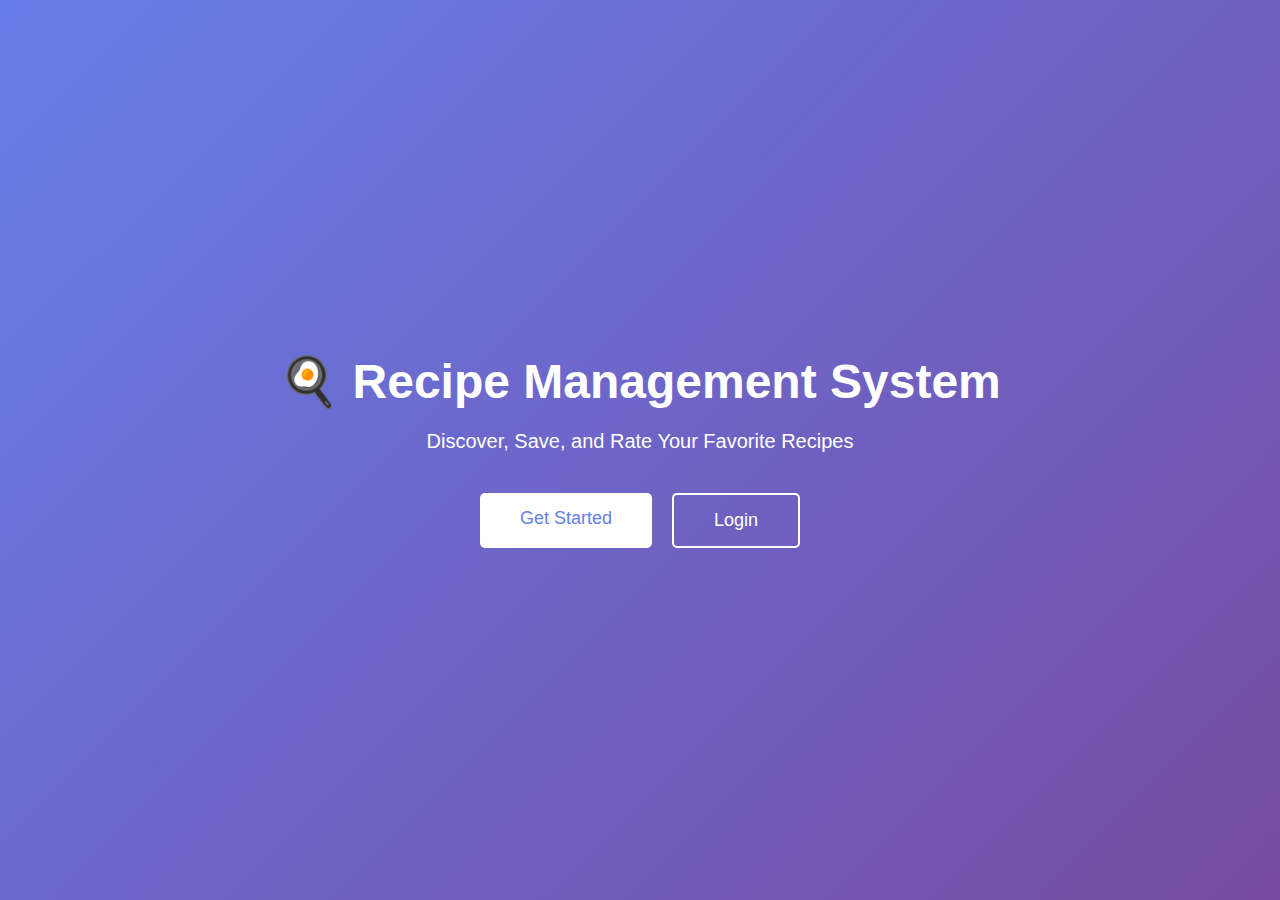
<file: frontend/recipe-frontend/index.html>
<!DOCTYPE html>
<html lang="en">
<head>
    <meta charset="UTF-8">
    <meta name="viewport" content="width=device-width, initial-scale=1.0">
    <title>Recipe Management System</title>
    <style>
        * {
            margin: 0;
            padding: 0;
            box-sizing: border-box;
        }
        body {
            font-family: Arial, sans-serif;
            background: linear-gradient(135deg, #667eea 0%, #764ba2 100%);
            min-height: 100vh;
            display: flex;
            flex-direction: column;
            justify-content: center;
            align-items: center;
            color: white;
        }
        .container {
            text-align: center;
            padding: 40px;
        }
        h1 {
            font-size: 48px;
            margin-bottom: 20px;
        }
        p {
            font-size: 20px;
            margin-bottom: 40px;
        }
        .btn-container {
            display: flex;
            gap: 20px;
            justify-content: center;
        }
        .btn {
            padding: 15px 40px;
            font-size: 18px;
            border: none;
            border-radius: 5px;
            cursor: pointer;
            text-decoration: none;
            display: inline-block;
            transition: transform 0.3s;
        }
        .btn:hover {
            transform: scale(1.05);
        }
        .btn-primary {
            background: white;
            color: #667eea;
        }
        .btn-secondary {
            background: transparent;
            border: 2px solid white;
            color: white;
        }
    </style>
</head>
<body>
    <div class="container">
        <h1>🍳 Recipe Management System</h1>
        <p>Discover, Save, and Rate Your Favorite Recipes</p>
        <div class="btn-container">
            <a href="register.html" class="btn btn-primary">Get Started</a>
            <a href="login.html" class="btn btn-secondary">Login</a>
        </div>
    </div>
</body>
</html>
</file>
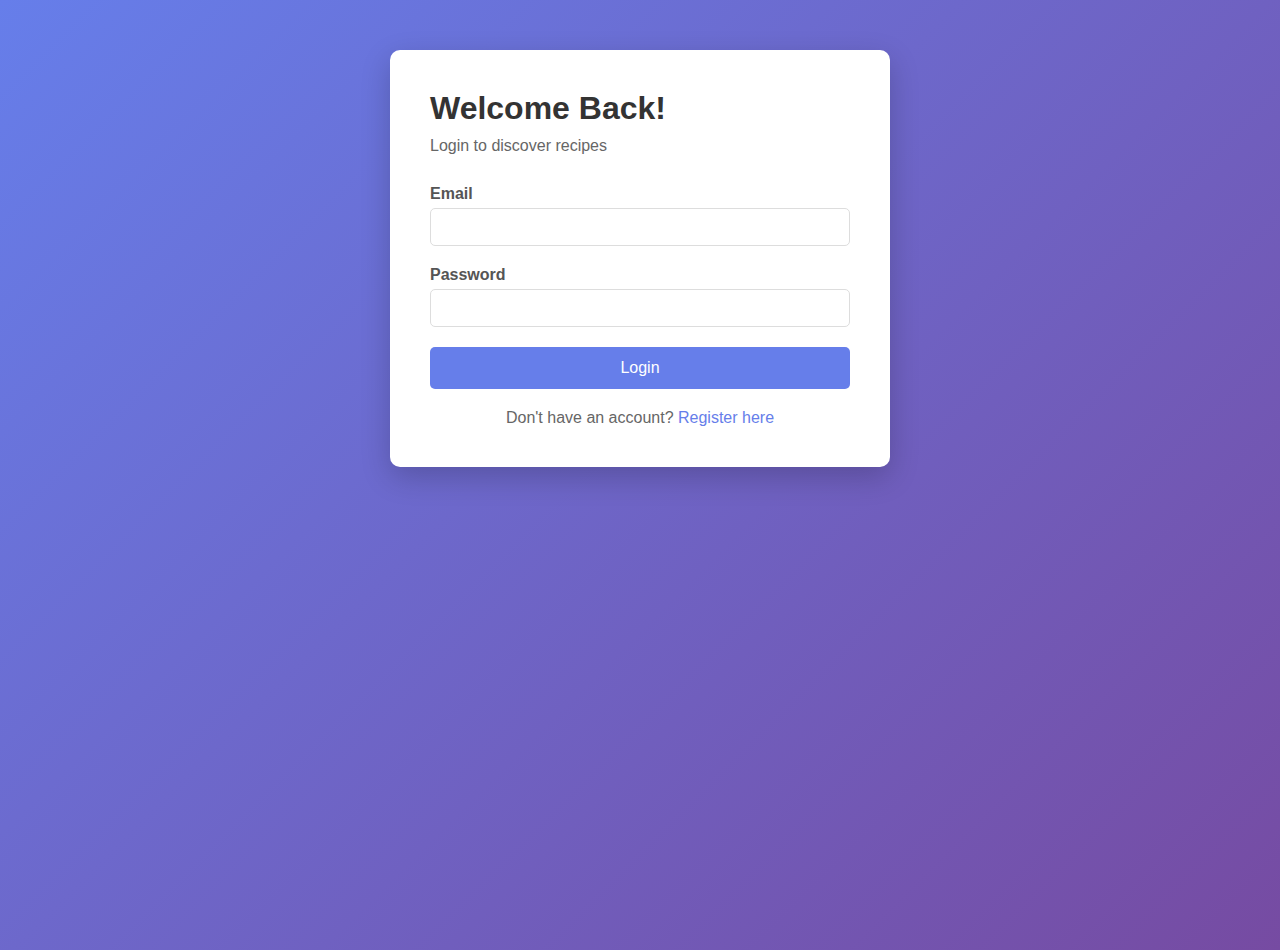
<file: frontend/recipe-frontend/dashboard.html>
<!DOCTYPE html>
<html lang="en">
<head>
    <meta charset="UTF-8">
    <meta name="viewport" content="width=device-width, initial-scale=1.0">
    <title>Dashboard - Recipe System</title>
    <link rel="stylesheet" href="style.css">
</head>
<body>
    <nav class="navbar">
        <div class="nav-container">
            <h2>🍳 Recipe System</h2>
            <div class="nav-menu">
                <a href="dashboard.html" class="active">Home</a>
                <a href="favorites.html">Favorites</a>
                <a href="profile.html">Profile</a>
                <a href="#" id="logoutBtn">Logout</a>
            </div>
        </div>
    </nav>
    
    <div class="container">
        <div class="welcome">
            <h1>Welcome, <span id="userName">User</span>!</h1>
            <p>Discover amazing recipes</p>
        </div>
        
        <div class="search-box">
            <input type="text" id="searchInput" placeholder="Search for recipes...">
            <button onclick="searchRecipes()" class="btn">Search</button>
        </div>
        
        <div id="loading" class="loading" style="display: none;">Loading recipes...</div>
        
        <div class="recipe-grid" id="recipeGrid"></div>
    </div>
    
    <script>
        // Check if user is logged in
        const user = JSON.parse(localStorage.getItem('user'));
        if (!user) {
            window.location.href = 'login.html';
        } else {
            document.getElementById('userName').textContent = user.username;
        }
        
        // Logout
        document.getElementById('logoutBtn').addEventListener('click', function(e) {
            e.preventDefault();
            localStorage.clear();
            window.location.href = 'index.html';
        });
        
        // Load random recipes on page load
        window.addEventListener('load', loadRandomRecipes);
        
        async function loadRandomRecipes() {
            showLoading(true);
            try {
                const response = await fetch('http://localhost:8080/api/recipes/random?number=12');
                const data = await response.json();
                displayRecipes(data.recipes);
            } catch (error) {
                console.error('Error:', error);
                document.getElementById('recipeGrid').innerHTML = '<p>Error loading recipes</p>';
            }
            showLoading(false);
        }
        
        async function searchRecipes() {
            const query = document.getElementById('searchInput').value.trim();
            if (!query) {
                alert('Please enter a search term');
                return;
            }
            
            showLoading(true);
            try {
                const response = await fetch(`http://localhost:8080/api/recipes/search?query=${query}&number=12`);
                const data = await response.json();
                displayRecipes(data.results);
            } catch (error) {
                console.error('Error:', error);
                document.getElementById('recipeGrid').innerHTML = '<p>Error searching recipes</p>';
            }
            showLoading(false);
        }
        
        function displayRecipes(recipes) {
            const grid = document.getElementById('recipeGrid');
            
            if (!recipes || recipes.length === 0) {
                grid.innerHTML = '<p>No recipes found</p>';
                return;
            }
            
            grid.innerHTML = '';
            
            recipes.forEach(recipe => {
                const card = document.createElement('div');
                card.className = 'recipe-card';
                card.innerHTML = `
                    <img src="${recipe.image}" alt="${recipe.title}">
                    <div class="recipe-info">
                        <h3>${recipe.title}</h3>
                        <p>⏱️ ${recipe.readyInMinutes || 'N/A'} min</p>
                        <p>🍽️ ${recipe.servings || 'N/A'} servings</p>
                        <button onclick="viewRecipe(${recipe.id})" class="btn-small">View Recipe</button>
                    </div>
                `;
                grid.appendChild(card);
            });
        }
        
        function viewRecipe(recipeId) {
            window.location.href = `recipe-detail.html?id=${recipeId}`;
        }
        
        function showLoading(show) {
            document.getElementById('loading').style.display = show ? 'block' : 'none';
        }
    </script>
</body>
</html>
</file>
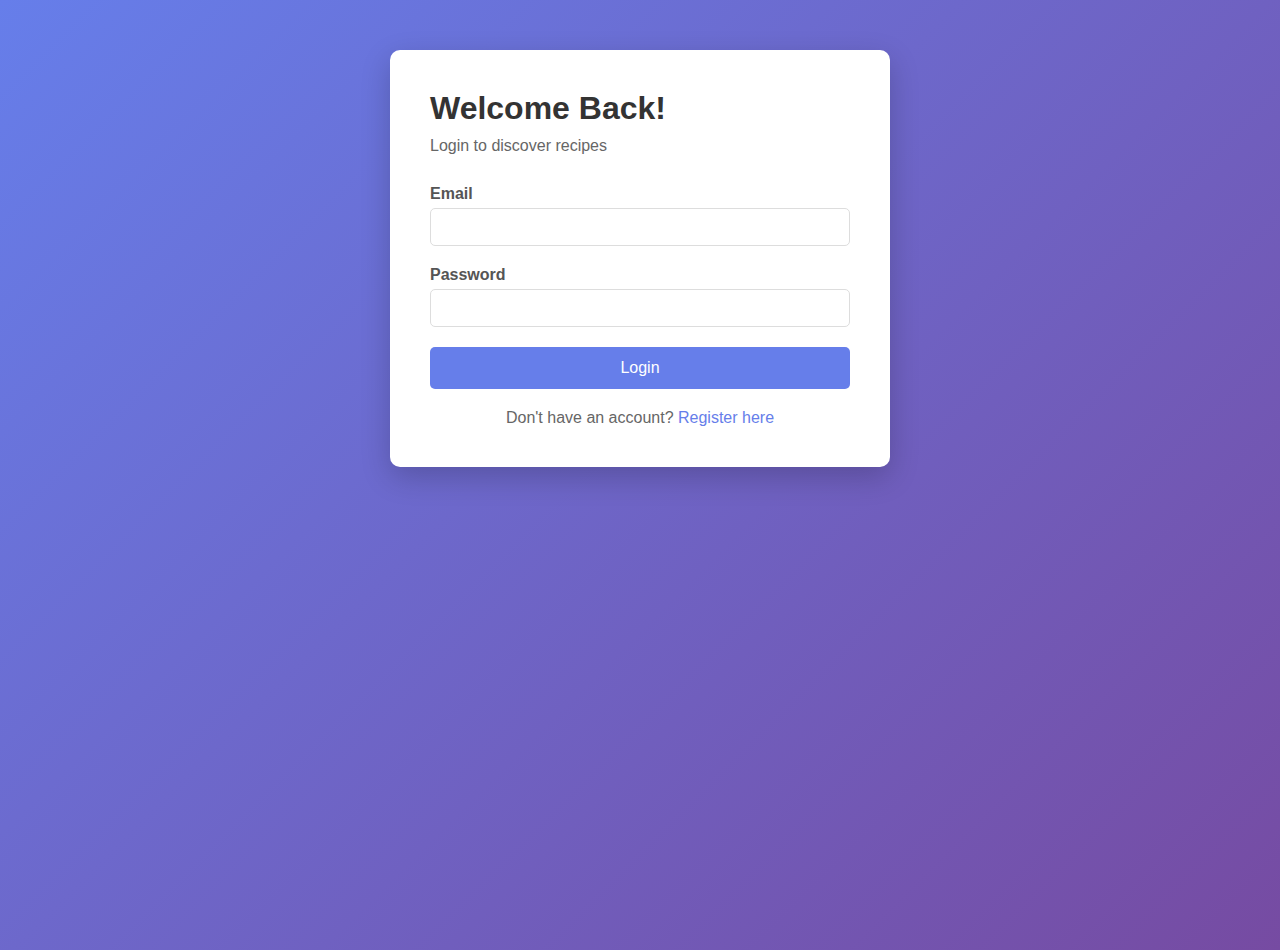
<file: frontend/recipe-frontend/favorites.html>
<!DOCTYPE html>
<html lang="en">
<head>
    <meta charset="UTF-8">
    <meta name="viewport" content="width=device-width, initial-scale=1.0">
    <title>My Favorites</title>
    <link rel="stylesheet" href="style.css">
</head>
<body>
    <nav class="navbar">
        <div class="nav-container">
            <h2>🍳 Recipe System</h2>
            <div class="nav-menu">
                <a href="dashboard.html">Home</a>
                <a href="favorites.html" class="active">Favorites</a>
                <a href="profile.html">Profile</a>
                <a href="#" onclick="logout()">Logout</a>
            </div>
        </div>
    </nav>
    
    <div class="container">
        <h1>My Favorite Recipes</h1>
        <div class="recipe-grid" id="favoritesGrid"></div>
    </div>
    
    <script>
        const user = JSON.parse(localStorage.getItem('user'));
        if (!user) window.location.href = 'login.html';
        
        window.addEventListener('load', loadFavorites);
        
        async function loadFavorites() {
            try {
                const response = await fetch(`http://localhost:8080/api/favorites/${user.id}`);
                const result = await response.json();
                
                const grid = document.getElementById('favoritesGrid');
                
                if (result.data.length === 0) {
                    grid.innerHTML = '<p>No favorites yet. Start adding some recipes!</p>';
                    return;
                }
                
                grid.innerHTML = '';
                result.data.forEach(fav => {
                    const card = document.createElement('div');
                    card.className = 'recipe-card';
                    card.innerHTML = `
                        <img src="${fav.recipeImage}" alt="${fav.recipeTitle}">
                        <div class="recipe-info">
                            <h3>${fav.recipeTitle}</h3>
                            <button onclick="viewRecipe(${fav.recipeId})" class="btn-small">View Recipe</button>
                            <button onclick="removeFavorite(${fav.recipeId})" class="btn-small btn-danger">Remove</button>
                        </div>
                    `;
                    grid.appendChild(card);
                });
            } catch (error) {
                console.error('Error:', error);
            }
        }
        
        function viewRecipe(recipeId) {
            window.location.href = `recipe-detail.html?id=${recipeId}`;
        }
        
        async function removeFavorite(recipeId) {
            if (!confirm('Remove from favorites?')) return;
            
            try {
                await fetch(
                    `http://localhost:8080/api/favorites/remove?userId=${user.id}&recipeId=${recipeId}`,
                    {method: 'DELETE'}
                );
                loadFavorites();
            } catch (error) {
                console.error('Error:', error);
            }
        }
        
        function logout() {
            localStorage.clear();
            window.location.href = 'index.html';
        }
    </script>
</body>
</html>
</file>
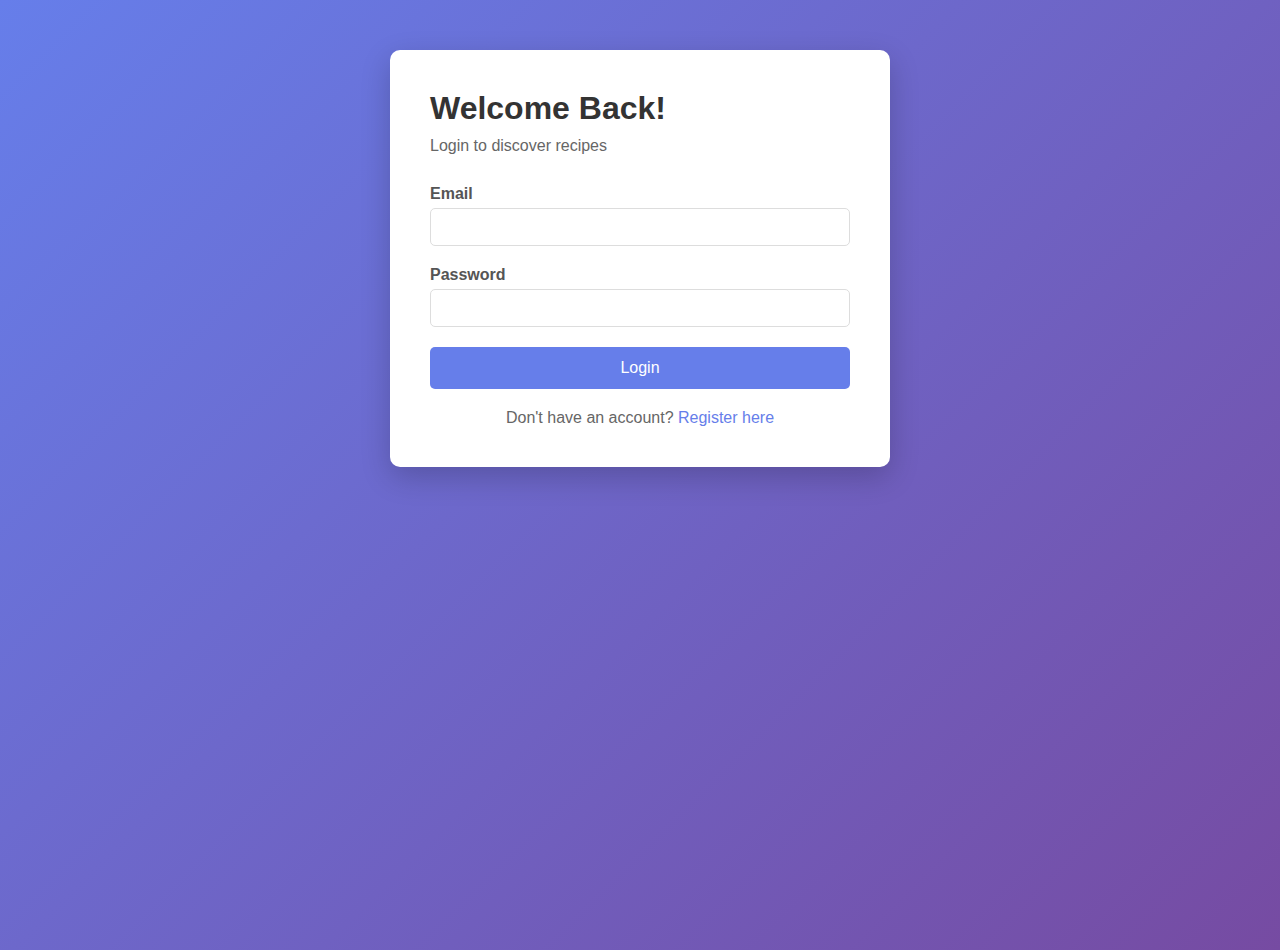
<file: frontend/recipe-frontend/login.html>
<!DOCTYPE html>
<html lang="en">
<head>
    <meta charset="UTF-8">
    <meta name="viewport" content="width=device-width, initial-scale=1.0">
    <title>Login - Recipe System</title>
    <link rel="stylesheet" href="style.css">
</head>
<body>
    <div class="form-container">
        <h1>Welcome Back!</h1>
        <p>Login to discover recipes</p>
        
        <form id="loginForm">
            <div class="form-group">
                <label>Email</label>
                <input type="email" id="email" required>
            </div>
            
            <div class="form-group">
                <label>Password</label>
                <input type="password" id="password" required>
            </div>
            
            <button type="submit" class="btn">Login</button>
        </form>
        
        <div id="message" class="message"></div>
        
        <div class="footer">
            Don't have an account? <a href="register.html">Register here</a>
        </div>
    </div>
    
    <script>
        document.getElementById('loginForm').addEventListener('submit', async function(e) {
            e.preventDefault();
            
            const email = document.getElementById('email').value;
            const password = document.getElementById('password').value;
            
            const data = {email, password};
            
            try {
                const response = await fetch('http://localhost:8080/api/users/login', {
                    method: 'POST',
                    headers: {'Content-Type': 'application/json'},
                    body: JSON.stringify(data)
                });
                
                const result = await response.json();
                const messageDiv = document.getElementById('message');
                messageDiv.textContent = result.message;
                
                if (result.success) {
                    messageDiv.className = 'message success';
                    localStorage.setItem('user', JSON.stringify(result.data));
                    setTimeout(() => window.location.href = 'dashboard.html', 1000);
                } else {
                    messageDiv.className = 'message error';
                }
            } catch (error) {
                document.getElementById('message').textContent = 'Error: ' + error.message;
                document.getElementById('message').className = 'message error';
            }
        });
    </script>
</body>
</html>
</file>
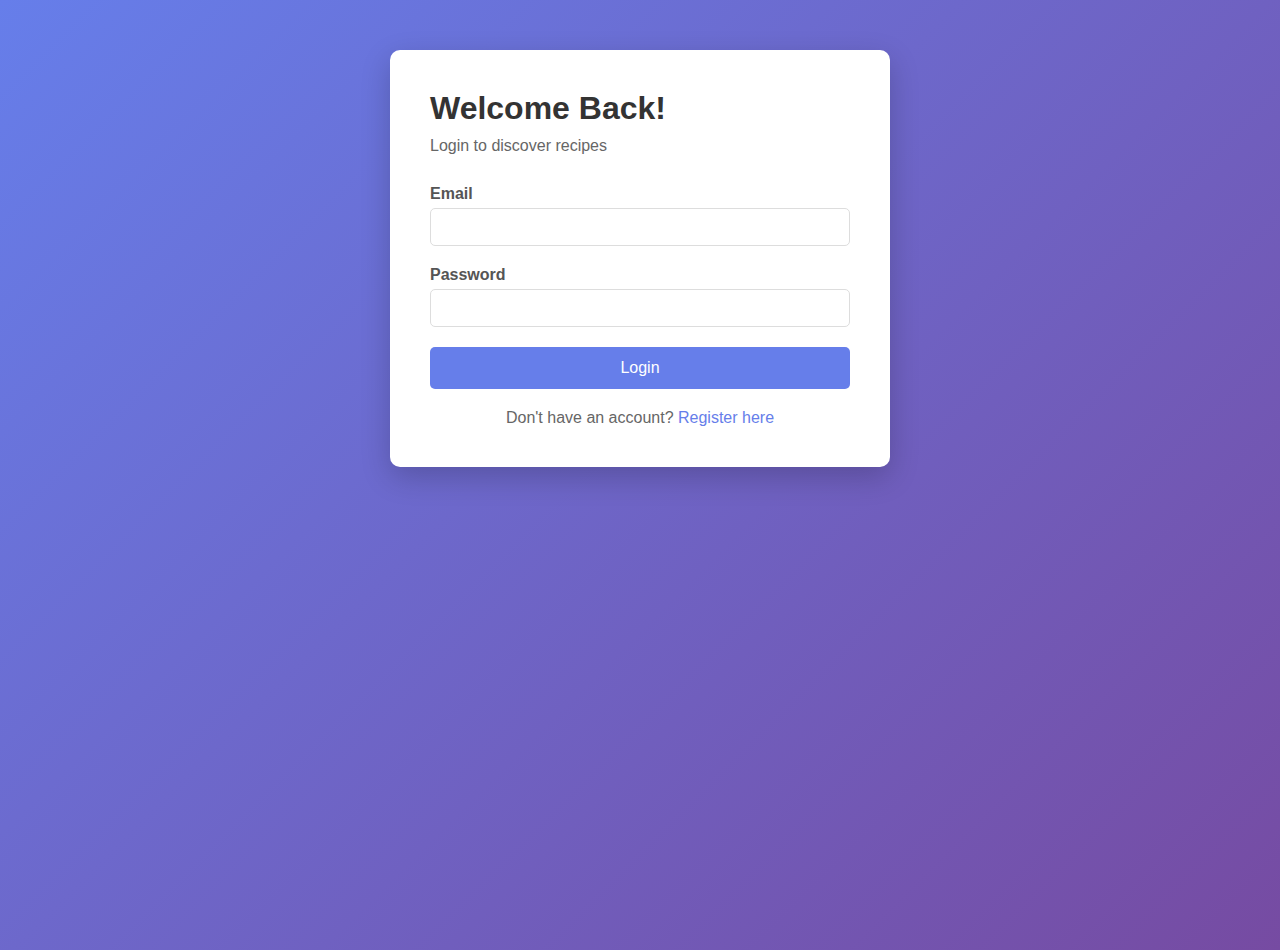
<file: frontend/recipe-frontend/profile.html>
<!DOCTYPE html>
<html lang="en">
<head>
    <meta charset="UTF-8">
    <meta name="viewport" content="width=device-width, initial-scale=1.0">
    <title>My Profile</title>
    <link rel="stylesheet" href="style.css">
</head>
<body>
    <nav class="navbar">
        <div class="nav-container">
            <h2>🍳 Recipe System</h2>
            <div class="nav-menu">
                <a href="dashboard.html">Home</a>
                <a href="favorites.html">Favorites</a>
                <a href="profile.html" class="active">Profile</a>
                <a href="#" onclick="logout()">Logout</a>
            </div>
        </div>
    </nav>
    
    <div class="container">
        <div class="profile-box">
            <h1>My Profile</h1>
            <div id="profileContent"></div>
        </div>
    </div>
    
    <script>
        const user = JSON.parse(localStorage.getItem('user'));
        if (!user) window.location.href = 'login.html';
        
        window.addEventListener('load', loadProfile);
        
        async function loadProfile() {
            try {
                const response = await fetch(`http://localhost:8080/api/users/profile/${user.id}`);
                const result = await response.json();
                
                const profile = result.data;
                
                document.getElementById('profileContent').innerHTML = `
                    <div class="profile-info">
                        <p><strong>Username:</strong> ${profile.username}</p>
                        <p><strong>Email:</strong> ${profile.email}</p>
                        <p><strong>Skill Level:</strong> ${profile.skillLevel}</p>
                        <p><strong>Member Since:</strong> ${new Date(profile.createdAt).toLocaleDateString()}</p>
                        
                        <h3>Dietary Preferences</h3>
                        <div class="tags">
                            ${profile.dietPreferences.map(diet => 
                                `<span class="tag">${diet}</span>`
                            ).join('') || '<p>None</p>'}
                        </div>
                        
                        <h3>Allergies</h3>
                        <div class="tags">
                            ${profile.allergies.map(allergy => 
                                `<span class="tag tag-danger">${allergy}</span>`
                            ).join('') || '<p>None</p>'}
                        </div>
                    </div>
                `;
            } catch (error) {
                console.error('Error:', error);
            }
        }
        
        function logout() {
            localStorage.clear();
            window.location.href = 'index.html';
        }
    </script>
</body>
</html>
</file>
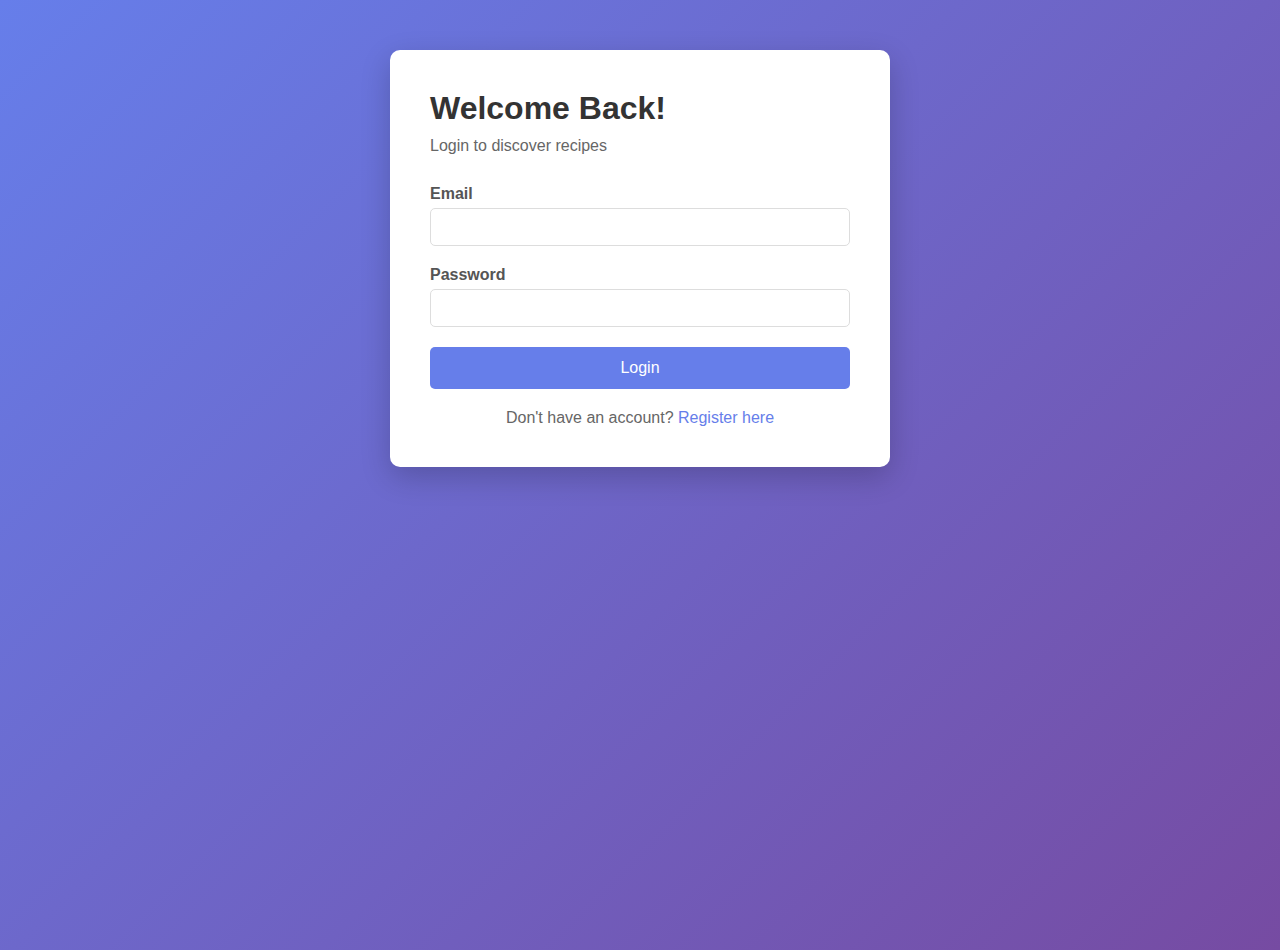
<file: frontend/recipe-frontend/recipe-detail.html>
<!DOCTYPE html>
<html lang="en">
<head>
    <meta charset="UTF-8">
    <meta name="viewport" content="width=device-width, initial-scale=1.0">
    <title>Recipe Details</title>
    <link rel="stylesheet" href="style.css">
</head>
<body>
    <nav class="navbar">
        <div class="nav-container">
            <h2>🍳 Recipe System</h2>
            <div class="nav-menu">
                <a href="dashboard.html">Home</a>
                <a href="favorites.html">Favorites</a>
                <a href="profile.html">Profile</a>
                <a href="#" onclick="logout()">Logout</a>
            </div>
        </div>
    </nav>
    
    <div class="container">
        <div id="recipeDetail"></div>
        
        <div class="rating-section">
            <h2>Rate This Recipe</h2>
            <div class="stars" id="stars">
                <span onclick="rate(1)">⭐</span>
                <span onclick="rate(2)">⭐</span>
                <span onclick="rate(3)">⭐</span>
                <span onclick="rate(4)">⭐</span>
                <span onclick="rate(5)">⭐</span>
            </div>
            <textarea id="reviewText" placeholder="Write your review (optional)" rows="4"></textarea>
            <button onclick="submitRating()" class="btn">Submit Rating</button>
        </div>
        
        <div class="reviews-section">
            <h2>Reviews</h2>
            <div id="reviewsList"></div>
        </div>
    </div>
    
    <script>
        const user = JSON.parse(localStorage.getItem('user'));
        if (!user) window.location.href = 'login.html';
        
        const urlParams = new URLSearchParams(window.location.search);
        const recipeId = urlParams.get('id');
        let selectedRating = 0;
        let recipeData = null;
        
        window.addEventListener('load', async function() {
            await loadRecipeDetails();
            await loadRatings();
        });
        
        async function loadRecipeDetails() {
            try {
                const response = await fetch(`http://localhost:8080/api/recipes/${recipeId}`);
                recipeData = await response.json();
                
                document.getElementById('recipeDetail').innerHTML = `
                    <div class="recipe-detail">
                        <img src="${recipeData.image}" alt="${recipeData.title}">
                        <h1>${recipeData.title}</h1>
                        <p>⏱️ ${recipeData.readyInMinutes} minutes | 🍽️ ${recipeData.servings} servings</p>
                        <button onclick="toggleFavorite()" class="btn" id="favoriteBtn">Add to Favorites</button>
                        
                        <h2>Ingredients</h2>
                        <ul>
                            ${recipeData.extendedIngredients.map(ing => 
                                `<li>${ing.original}</li>`
                            ).join('')}
                        </ul>
                        
                        <h2>Instructions</h2>
                        <div>${recipeData.instructions || 'No instructions available'}</div>
                    </div>
                `;
                
                checkIfFavorite();
            } catch (error) {
                console.error('Error:', error);
            }
        }
        
        async function checkIfFavorite() {
            try {
                const response = await fetch(
                    `http://localhost:8080/api/favorites/check?userId=${user.id}&recipeId=${recipeId}`
                );
                const result = await response.json();
                if (result.data) {
                    document.getElementById('favoriteBtn').textContent = 'Remove from Favorites';
                }
            } catch (error) {
                console.error('Error:', error);
            }
        }
        
        async function toggleFavorite() {
            const btn = document.getElementById('favoriteBtn');
            const isCurrentlyFavorite = btn.textContent === 'Remove from Favorites';
            
            try {
                if (isCurrentlyFavorite) {
                    await fetch(
                        `http://localhost:8080/api/favorites/remove?userId=${user.id}&recipeId=${recipeId}`,
                        {method: 'DELETE'}
                    );
                    btn.textContent = 'Add to Favorites';
                    alert('Removed from favorites');
                } else {
                    await fetch(
                        `http://localhost:8080/api/favorites/add?userId=${user.id}&recipeId=${recipeId}&recipeTitle=${encodeURIComponent(recipeData.title)}&recipeImage=${encodeURIComponent(recipeData.image)}`,
                        {method: 'POST'}
                    );
                    btn.textContent = 'Remove from Favorites';
                    alert('Added to favorites');
                }
            } catch (error) {
                console.error('Error:', error);
            }
        }
        
        function rate(stars) {
            selectedRating = stars;
            const starElements = document.querySelectorAll('#stars span');
            starElements.forEach((star, index) => {
                star.style.color = index < stars ? 'gold' : 'gray';
            });
        }
        
        async function submitRating() {
            if (selectedRating === 0) {
                alert('Please select a rating');
                return;
            }
            
            const review = document.getElementById('reviewText').value;
            
            try {
                const response = await fetch(
                    `http://localhost:8080/api/ratings/add?userId=${user.id}&recipeId=${recipeId}&rating=${selectedRating}&review=${encodeURIComponent(review)}`,
                    {method: 'POST'}
                );
                const result = await response.json();
                alert(result.message);
                loadRatings();
            } catch (error) {
                console.error('Error:', error);
            }
        }
        
        async function loadRatings() {
            try {
                const response = await fetch(`http://localhost:8080/api/ratings/${recipeId}`);
                const result = await response.json();
                
                const reviewsList = document.getElementById('reviewsList');
                if (result.data.ratings.length === 0) {
                    reviewsList.innerHTML = '<p>No reviews yet</p>';
                } else {
                    reviewsList.innerHTML = `
                        <p><strong>Average Rating:</strong> ${result.data.averageRating} ⭐ (${result.data.totalRatings} reviews)</p>
                        ${result.data.ratings.map(r => `
                            <div class="review">
                                <strong>${'⭐'.repeat(r.rating)}</strong>
                                <p>${r.review || 'No review text'}</p>
                            </div>
                        `).join('')}
                    `;
                }
            } catch (error) {
                console.error('Error:', error);
            }
        }
        
        function logout() {
            localStorage.clear();
            window.location.href = 'index.html';
        }
    </script>
</body>
</html>
</file>
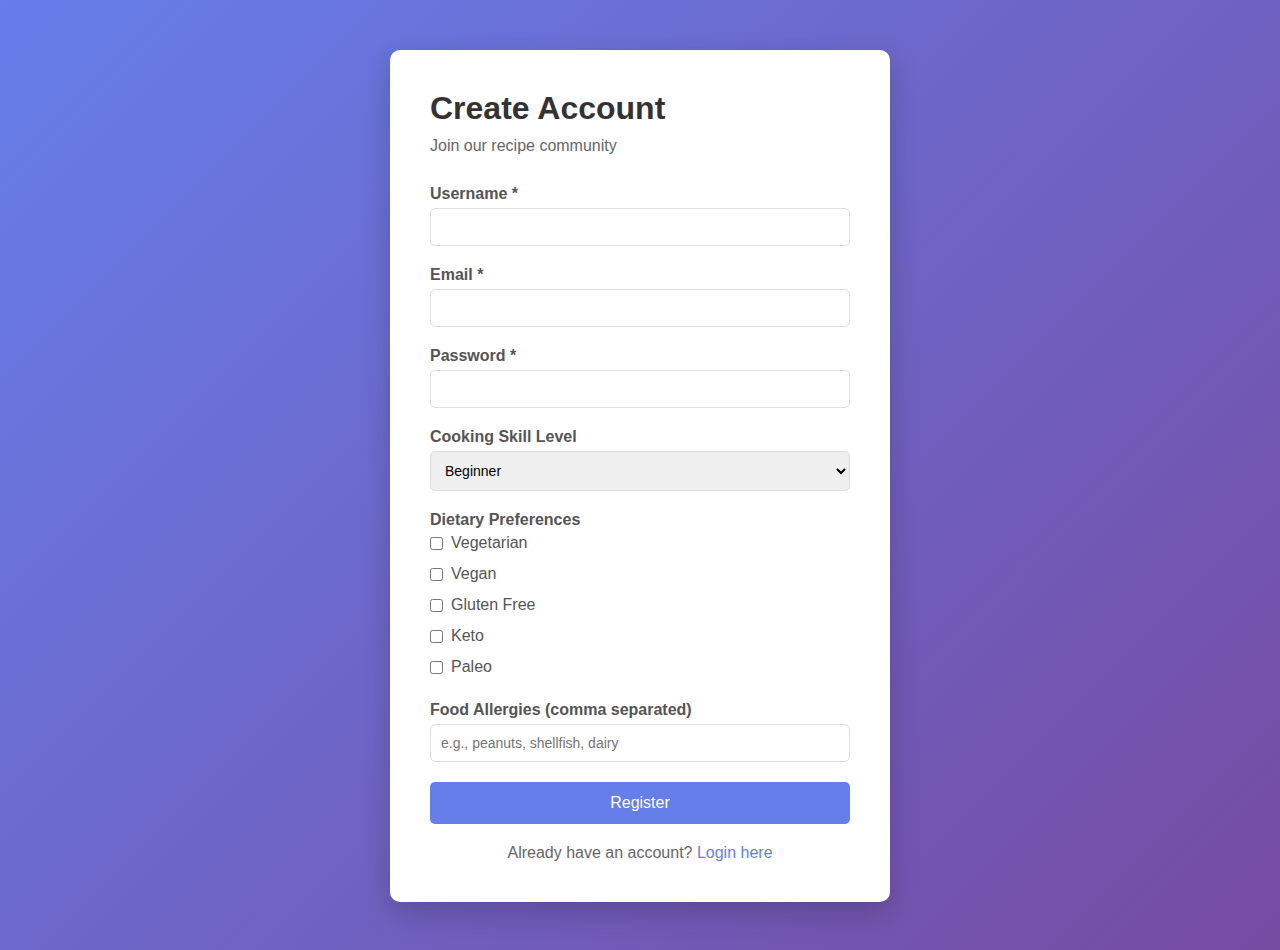
<file: frontend/recipe-frontend/register.html>
<!DOCTYPE html>
<html lang="en">
<head>
    <meta charset="UTF-8">
    <meta name="viewport" content="width=device-width, initial-scale=1.0">
    <title>Register - Recipe System</title>
    <link rel="stylesheet" href="style.css">
</head>
<body>
    <div class="form-container">
        <h1>Create Account</h1>
        <p>Join our recipe community</p>
        
        <form id="registerForm">
            <div class="form-group">
                <label>Username *</label>
                <input type="text" id="username" required>
            </div>
            
            <div class="form-group">
                <label>Email *</label>
                <input type="email" id="email" required>
            </div>
            
            <div class="form-group">
                <label>Password *</label>
                <input type="password" id="password" required>
            </div>
            
            <div class="form-group">
                <label>Cooking Skill Level</label>
                <select id="skillLevel">
                    <option value="beginner">Beginner</option>
                    <option value="intermediate">Intermediate</option>
                    <option value="advanced">Advanced</option>
                </select>
            </div>
            
            <div class="form-group">
                <label>Dietary Preferences</label>
                <div class="checkbox-group">
                    <label><input type="checkbox" value="vegetarian"> Vegetarian</label>
                    <label><input type="checkbox" value="vegan"> Vegan</label>
                    <label><input type="checkbox" value="gluten free"> Gluten Free</label>
                    <label><input type="checkbox" value="ketogenic"> Keto</label>
                    <label><input type="checkbox" value="paleo"> Paleo</label>
                </div>
            </div>
            
            <div class="form-group">
                <label>Food Allergies (comma separated)</label>
                <input type="text" id="allergies" placeholder="e.g., peanuts, shellfish, dairy">
            </div>
            
            <button type="submit" class="btn">Register</button>
        </form>
        
        <div id="message" class="message"></div>
        
        <div class="footer">
            Already have an account? <a href="login.html">Login here</a>
        </div>
    </div>
    
    <script>
        document.getElementById('registerForm').addEventListener('submit', async function(e) {
            e.preventDefault();
            
            const username = document.getElementById('username').value;
            const email = document.getElementById('email').value;
            const password = document.getElementById('password').value;
            const skillLevel = document.getElementById('skillLevel').value;
            
            const dietPreferences = [];
            document.querySelectorAll('.checkbox-group input:checked').forEach(cb => {
                dietPreferences.push(cb.value);
            });
            
            const allergiesInput = document.getElementById('allergies').value;
            const allergies = allergiesInput ? allergiesInput.split(',').map(a => a.trim()) : [];
            
            const data = {
                username,
                email,
                password,
                skillLevel,
                dietPreferences,
                allergies
            };
            
            try {
                const response = await fetch('http://localhost:8080/api/users/register', {
                    method: 'POST',
                    headers: {'Content-Type': 'application/json'},
                    body: JSON.stringify(data)
                });
                
                const result = await response.json();
                const messageDiv = document.getElementById('message');
                messageDiv.textContent = result.message;
                
                if (result.success) {
                    messageDiv.className = 'message success';
                    setTimeout(() => window.location.href = 'login.html', 2000);
                } else {
                    messageDiv.className = 'message error';
                }
            } catch (error) {
                document.getElementById('message').textContent = 'Error: ' + error.message;
                document.getElementById('message').className = 'message error';
            }
        });
    </script>
</body>
</html>
</file>
<file: frontend/recipe-frontend/style.css>
* {
    margin: 0;
    padding: 0;
    box-sizing: border-box;
}

body {
    font-family: Arial, sans-serif;
    background: linear-gradient(135deg, #667eea 0%, #764ba2 100%);
    min-height: 100vh;
}

/* Navbar */
.navbar {
    background: white;
    padding: 15px 0;
    box-shadow: 0 2px 5px rgba(0,0,0,0.1);
}

.nav-container {
    max-width: 1200px;
    margin: 0 auto;
    display: flex;
    justify-content: space-between;
    align-items: center;
    padding: 0 20px;
}

.nav-menu {
    display: flex;
    gap: 20px;
}

.nav-menu a {
    color: #333;
    text-decoration: none;
    padding: 8px 15px;
    border-radius: 5px;
    transition: background 0.3s;
}

.nav-menu a:hover, .nav-menu a.active {
    background: #667eea;
    color: white;
}

/* Container */
.container {
    max-width: 1200px;
    margin: 20px auto;
    padding: 20px;
    background: white;
    border-radius: 10px;
}

/* Forms */
.form-container {
    max-width: 500px;
    margin: 50px auto;
    padding: 40px;
    background: white;
    border-radius: 10px;
    box-shadow: 0 10px 30px rgba(0,0,0,0.2);
}

.form-container h1 {
    color: #333;
    margin-bottom: 10px;
}

.form-container p {
    color: #666;
    margin-bottom: 30px;
}

.form-group {
    margin-bottom: 20px;
}

.form-group label {
    display: block;
    margin-bottom: 5px;
    font-weight: bold;
    color: #555;
}

.form-group input, 
.form-group select, 
.form-group textarea {
    width: 100%;
    padding: 10px;
    border: 1px solid #ddd;
    border-radius: 5px;
    font-size: 14px;
}

.checkbox-group {
    display: flex;
    flex-direction: column;
    gap: 8px;
}

.checkbox-group label {
    font-weight: normal;
    display: flex;
    align-items: center;
}

.checkbox-group input[type="checkbox"] {
    width: auto;
    margin-right: 8px;
}

/* Buttons */
.btn {
    width: 100%;
    padding: 12px;
    background: #667eea;
    color: white;
    border: none;
    border-radius: 5px;
    font-size: 16px;
    cursor: pointer;
    transition: background 0.3s;
}

.btn:hover {
    background: #5568d3;
}

.btn-small {
    padding: 8px 16px;
    background: #667eea;
    color: white;
    border: none;
    border-radius: 5px;
    cursor: pointer;
    margin-right: 5px;
}

.btn-danger {
    background: #dc3545;
}

.btn-danger:hover {
    background: #c82333;
}

/* Messages */
.message {
    margin-top: 20px;
    padding: 10px;
    border-radius: 5px;
    display: none;
}

.message.success {
    background: #d4edda;
    color: #155724;
    border: 1px solid #c3e6cb;
    display: block;
}

.message.error {
    background: #f8d7da;
    color: #721c24;
    border: 1px solid #f5c6cb;
    display: block;
}

.footer {
    text-align: center;
    margin-top: 20px;
    color: #666;
}

.footer a {
    color: #667eea;
    text-decoration: none;
}

/* Welcome Section */
.welcome {
    text-align: center;
    margin-bottom: 30px;
}

.welcome h1 {
    color: #333;
    font-size: 32px;
}

/* Search Box */
.search-box {
    display: flex;
    gap: 10px;
    margin-bottom: 30px;
}

.search-box input {
    flex: 1;
    padding: 12px;
    border: 1px solid #ddd;
    border-radius: 5px;
    font-size: 16px;
}

.search-box .btn {
    width: auto;
    padding: 12px 30px;
}

/* Recipe Grid */
.recipe-grid {
    display: grid;
    grid-template-columns: repeat(auto-fill, minmax(280px, 1fr));
    gap: 20px;
}

/* Recipe Card */
.recipe-card {
    background: white;
    border: 1px solid #ddd;
    border-radius: 10px;
    overflow: hidden;
    transition: transform 0.3s;
}

.recipe-card:hover {
    transform: translateY(-5px);
    box-shadow: 0 5px 15px rgba(0,0,0,0.1);
}

.recipe-card img {
    width: 100%;
    height: 200px;
    object-fit: cover;
}

.recipe-info {
    padding: 15px;
}

.recipe-info h3 {
    margin-bottom: 10px;
    color: #333;
    font-size: 18px;
}

.recipe-info p {
    color: #666;
    margin: 5px 0;
}

/* Recipe Detail */
.recipe-detail {
    max-width: 800px;
    margin: 0 auto;
}

.recipe-detail img {
    width: 100%;
    border-radius: 10px;
    margin-bottom: 20px;
}

.recipe-detail h1 {
    color: #333;
    margin-bottom: 10px;
}

.recipe-detail h2 {
    color: #667eea;
    margin-top: 30px;
    margin-bottom: 15px;
}

.recipe-detail ul {
    list-style-position: inside;
    margin-left: 20px;
}

.recipe-detail li {
    margin: 10px 0;
}

/* Rating Section */
.rating-section {
    max-width: 800px;
    margin: 40px auto;
    padding: 20px;
    background: #f8f9fa;
    border-radius: 10px;
}

.stars {
    font-size: 30px;
    cursor: pointer;
    margin: 10px 0;
}

.stars span {
    color: gray;
}

#reviewText {
    width: 100%;
    padding: 10px;
    border: 1px solid #ddd;
    border-radius: 5px;
    margin: 10px 0;
}

/* Reviews */
.reviews-section {
    max-width: 800px;
    margin: 40px auto;
}

.review {
    background: #f8f9fa;
    padding: 15px;
    margin: 10px 0;
    border-radius: 5px;
}

/* Profile */
.profile-box {
    max-width: 600px;
    margin: 0 auto;
}

.profile-info p {
    margin: 10px 0;
    font-size: 16px;
}

.profile-info h3 {
    margin-top: 20px;
    margin-bottom: 10px;
    color: #667eea;
}

.tags {
    display: flex;
    flex-wrap: wrap;
    gap: 10px;
}

.tag {
    background: #e3f2fd;
    color: #1976d2;
    padding: 5px 15px;
    border-radius: 20px;
    font-size: 14px;
}

.tag-danger {
    background: #ffebee;
    color: #c62828;
}

/* Loading */
.loading {
    text-align: center;
    padding: 20px;
    font-size: 18px;
    color: #667eea;
}

/* Responsive */
@media (max-width: 768px) {
    .nav-container {
        flex-direction: column;
    }
    
    .nav-menu {
        margin-top: 10px;
    }
    
    .recipe-grid {
        grid-template-columns: 1fr;
    }
    
    .search-box {
        flex-direction: column;
    }
}
</file>
